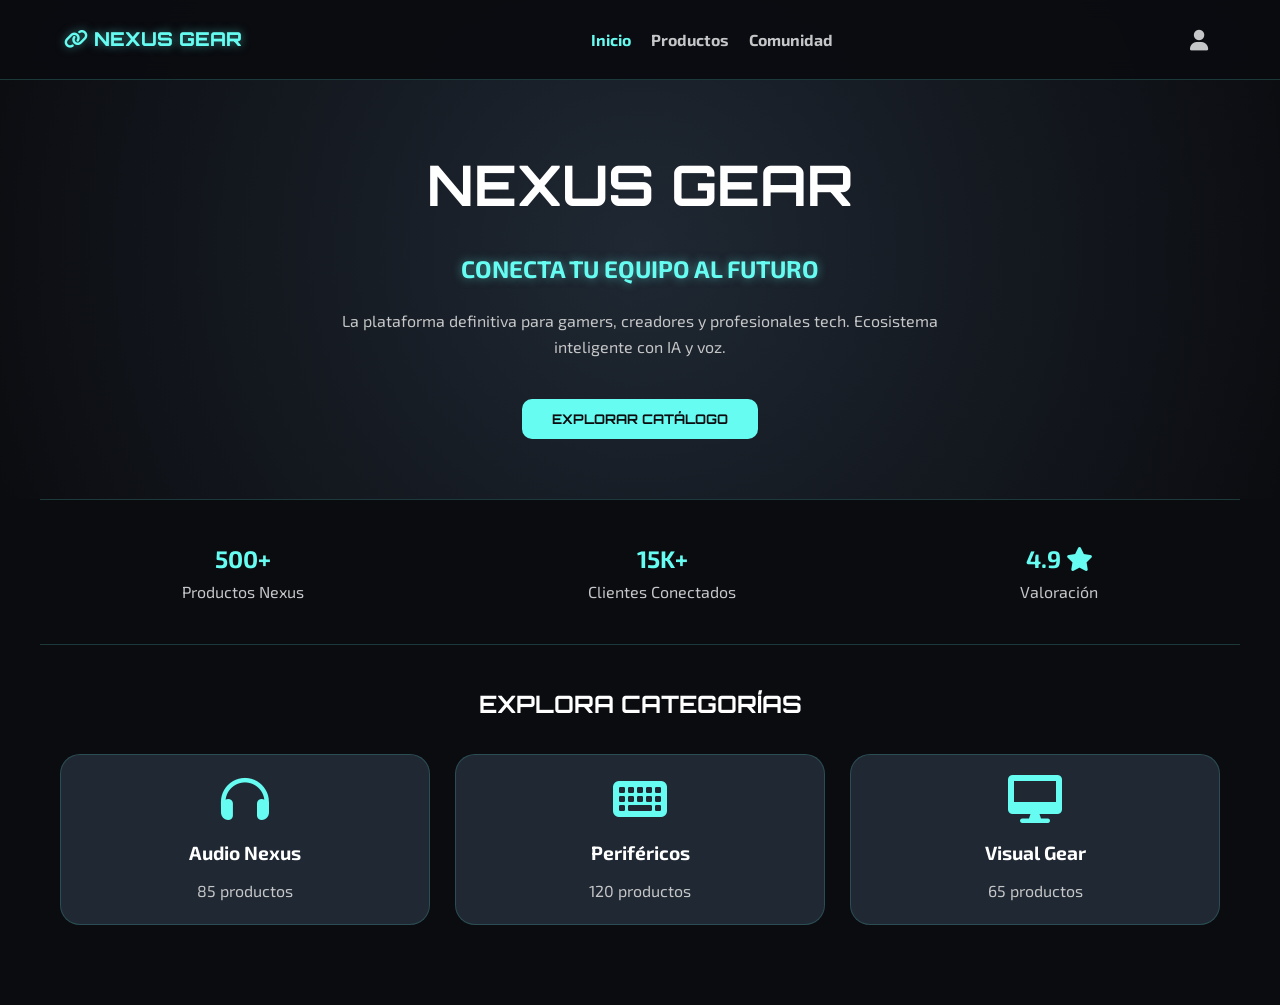
<file: index.html>
<!DOCTYPE html>
<html lang="es">
<head>
    <meta charset="UTF-8">
    <meta name="viewport" content="width=device-width, initial-scale=1.0">
    <title>Nexus Gear | Conecta tu Equipo al Futuro</title>
    <link rel="stylesheet" href="https://cdnjs.cloudflare.com/ajax/libs/font-awesome/6.0.0/css/all.min.css">
    <link href="https://fonts.googleapis.com/css2?family=Orbitron:wght@400;700&family=Exo+2:wght@300;600&display=swap" rel="stylesheet">
    <link rel="stylesheet" href="estilos.css">
</head>
<body>
    <header>
        <div class="logo">
            <span class="logo-text"><i class="fas fa-link"></i> NEXUS GEAR</span>
        </div>
        <nav style="display: flex; gap: 20px; font-weight: bold;">
            <a href="index.html" style="color: var(--primary); text-decoration: none;">Inicio</a>
            <a href="nexus.html" style="color: var(--text-main); text-decoration: none;">Productos</a>
            <a href="Perfil_De_Usuario.html" style="color: var(--text-main); text-decoration: none;">Comunidad</a>
        </nav>
        <nav class="user-controls">
            <div class="icon-btn" title="Perfil" onclick="window.location.href='Perfil_De_Usuario.html'">
                <i class="fas fa-user"></i>
            </div>
        </nav>
    </header>
    <main>
        <section class="hero">
            <h1>NEXUS GEAR</h1>
            <h2 class="gradient-text">CONECTA TU EQUIPO AL FUTURO</h2>
            <p style="max-width: 600px; margin: 20px auto; color: var(--text-main);">La plataforma definitiva para gamers, creadores y profesionales tech. Ecosistema inteligente con IA y voz.</p>
            <div style="margin-top: 30px; display: flex; gap: 15px; justify-content: center;">
                <button class="btn-buy" style="width: auto; padding: 12px 30px;" onclick="window.location.href='nexus.html'">EXPLORAR CATÁLOGO</button>
            </div>
        </section>
        <section class="container" style="display: flex; justify-content: space-around; text-align: center; padding: 40px 0; border-top: 1px solid var(--border-light); border-bottom: 1px solid var(--border-light);">
            <div><h2 style="color: var(--primary);">500+</h2><p>Productos Nexus</p></div>
            <div><h2 style="color: var(--primary);">15K+</h2><p>Clientes Conectados</p></div>
            <div><h2 style="color: var(--primary);">4.9 <i class="fas fa-star"></i></h2><p>Valoración</p></div>
        </section>
        <section class="container">
            <h2 style="text-align: center; margin-bottom: 30px; font-family: 'Orbitron', monospace; color: var(--text-title);">EXPLORA CATEGORÍAS</h2>
            <div class="products-grid">
                <div class="product-card" style="text-align: center; cursor: pointer;" onclick="window.location.href='nexus.html'">
                    <i class="fas fa-headphones" style="font-size: 3rem; color: var(--primary); margin-bottom: 15px;"></i>
                    <h3>Audio Nexus</h3><p>85 productos</p>
                </div>
                <div class="product-card" style="text-align: center; cursor: pointer;" onclick="window.location.href='nexus.html'">
                    <i class="fas fa-keyboard" style="font-size: 3rem; color: var(--primary); margin-bottom: 15px;"></i>
                    <h3>Periféricos</h3><p>120 productos</p>
                </div>
                <div class="product-card" style="text-align: center; cursor: pointer;" onclick="window.location.href='nexus.html'">
                    <i class="fas fa-desktop" style="font-size: 3rem; color: var(--primary); margin-bottom: 15px;"></i>
                    <h3>Visual Gear</h3><p>65 productos</p>
                </div>
            </div>
        </section>
    </main>
    <script src="script.js"></script>
</body>
</html>
</file>
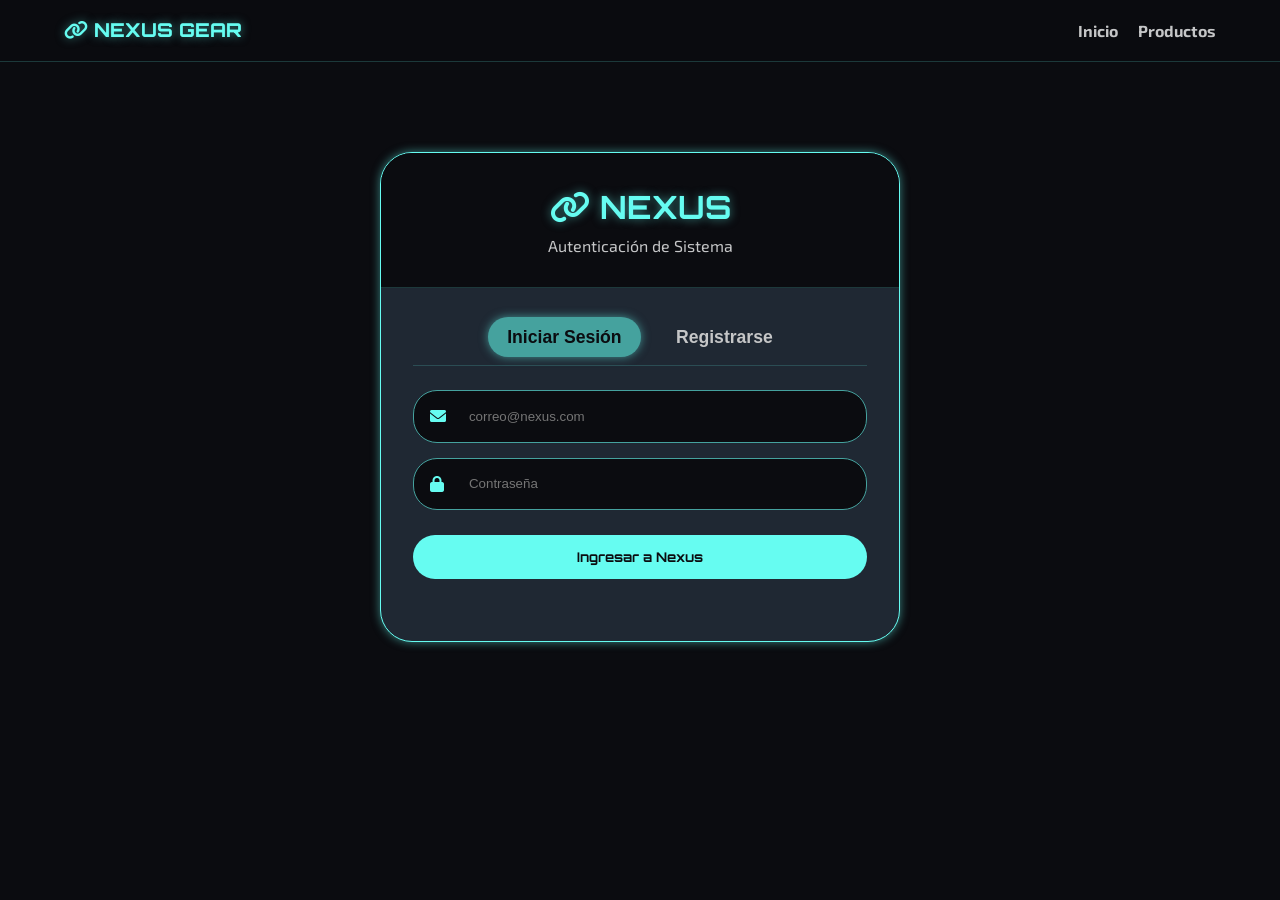
<file: Perfil_De_Usuario.html>
<!DOCTYPE html>
<html lang="es">
<head>
    <meta charset="UTF-8">
    <meta name="viewport" content="width=device-width, initial-scale=1.0">
    <title>Nexus | Autenticación + Perfil</title>
    <link href="https://fonts.googleapis.com/css2?family=Orbitron:wght@400;700&family=Exo+2:wght@300;600&display=swap" rel="stylesheet">
    <link rel="stylesheet" href="https://cdnjs.cloudflare.com/ajax/libs/font-awesome/6.0.0-beta3/css/all.min.css">
    <link rel="stylesheet" href="estilos.css">
    <style>
        .nexus-app { max-width: 1300px; margin: 100px auto; padding: 20px; font-family: 'Exo 2', sans-serif;}
        .gate-container { max-width: 520px; margin: 2rem auto; background: var(--bg-card); border-radius: 2rem; border: 1px solid var(--primary); box-shadow: var(--neon-glow); overflow: hidden; color: var(--text-main); }
        .nexus-header { background: var(--bg-main); padding: 1.8rem 2rem; text-align: center; border-bottom: 1px solid var(--border-light); }
        .nexus-header h1 { font-family: 'Orbitron', monospace; color: var(--primary); text-shadow: var(--neon-glow); }
        .auth-wrapper { padding: 1.8rem 2rem 2rem 2rem; }
        .tabs { display: flex; justify-content: center; gap: 1rem; margin-bottom: 1.5rem; border-bottom: 1px solid var(--border-light); padding-bottom: 0.5rem; }
        .tab-btn { background: transparent; border: none; font-size: 1.1rem; font-weight: 600; padding: 0.6rem 1.2rem; border-radius: 2rem; color: var(--text-main); cursor: pointer; transition: 0.3s; }
        .tab-btn.active { background: var(--secondary); color: var(--bg-main); box-shadow: var(--neon-glow); }
        .input-group { display: flex; align-items: center; background: var(--bg-main); border-radius: 1.5rem; border: 1px solid var(--secondary); padding: 0.2rem 1rem; margin-bottom: 15px;}
        .input-group i { color: var(--primary); width: 28px; }
        .input-group input { background: transparent; border: none; padding: 0.9rem 0.8rem; width: 100%; color: var(--text-title); outline: none; }
        .auth-btn { background: var(--primary); border: none; padding: 0.9rem; border-radius: 2rem; font-weight: 700; color: var(--bg-main); cursor: pointer; width: 100%; font-family: 'Orbitron', monospace; margin-top: 10px; transition: 0.3s;}
        .auth-btn:hover { background: #fff; box-shadow: var(--neon-glow); }
        .profile-header, .info-card { background: var(--bg-card); border: 1px solid var(--border-light); border-radius: 14px; padding: 1.5rem; margin-bottom: 1.5rem; }
        .nexus-marketplace { width: 100%; }
        .btn-secondary { background: transparent; border: 1px solid var(--secondary); color: var(--primary); padding: 0.5rem 1rem; border-radius: 20px; cursor: pointer; transition: 0.3s;}
        .btn-secondary:hover { background: var(--secondary); color: var(--bg-main); }
        .error-msg { color: #ff4757; text-align: center; font-size: 0.9rem; margin-top: 10px; min-height: 20px;}
        .success-msg { color: #2ed573; text-align: center; font-size: 0.9rem; margin-top: 10px; min-height: 20px;}
    </style>
</head>
<body>
    <header>
        <div class="logo">
            <a href="nexus.html" style="text-decoration: none;"><span class="logo-text"><i class="fas fa-link"></i> NEXUS GEAR</span></a>
        </div>
        <nav style="display: flex; gap: 20px; font-weight: bold; margin-left: 20px;">
            <a href="index.html" style="color: var(--text-main); text-decoration: none;">Inicio</a>
            <a href="nexus.html" style="color: var(--text-main); text-decoration: none;">Productos</a>
        </nav>
    </header>

    <div class="nexus-app">
        <div id="dynamicRoot"></div>
    </div>

    <script>
        (function () {
            const SESSION_KEY = "nexus_current_user";
            const TOKEN_KEY = "nexusToken";
            const USERS_DB_KEY = "nexus_users_db"; // Base de datos simulada de usuarios
            let currentTab = 'login'; // Estado de la pestaña

            // Inicializar un usuario administrador por defecto
            if(!localStorage.getItem(USERS_DB_KEY)) {
                localStorage.setItem(USERS_DB_KEY, JSON.stringify([
                    { email: 'admin@nexus.com', password: '123', nombre_completo: 'Admin Nexus', nivel: 'elite' }
                ]));
            }

            function getCurrentUser() {
                const raw = localStorage.getItem(SESSION_KEY);
                return raw ? JSON.parse(raw) : null;
            }

            // Exponer función para renderizar (para que los botones funcionen)
            window.switchTab = function(tab) {
                currentTab = tab;
                renderGate();
            }

            function renderGate() {
                const isLogin = currentTab === 'login';
                
                const html = `
                <div class="gate-container">
                    <div class="nexus-header"><h1><i class="fas fa-link"></i> NEXUS</h1><p>Autenticación de Sistema</p></div>
                    <div class="auth-wrapper">
                        <div class="tabs">
                            <button class="tab-btn ${isLogin ? 'active' : ''}" onclick="switchTab('login')">Iniciar Sesión</button>
                            <button class="tab-btn ${!isLogin ? 'active' : ''}" onclick="switchTab('register')">Registrarse</button>
                        </div>
                        
                        ${isLogin ? `
                        <form id="loginFormGate" class="auth-form">
                            <div class="input-group"><i class="fas fa-envelope"></i><input type="email" id="loginEmail" placeholder="correo@nexus.com" required></div>
                            <div class="input-group"><i class="fas fa-lock"></i><input type="password" id="loginPassword" placeholder="Contraseña" required></div>
                            <button type="submit" class="auth-btn">Ingresar a Nexus</button>
                            <div id="authMessage" class="error-msg"></div>
                        </form>
                        ` : `
                        <form id="registerFormGate" class="auth-form">
                            <div class="input-group"><i class="fas fa-user"></i><input type="text" id="regName" placeholder="Nombre completo" required></div>
                            <div class="input-group"><i class="fas fa-envelope"></i><input type="email" id="regEmail" placeholder="correo@nexus.com" required></div>
                            <div class="input-group"><i class="fas fa-lock"></i><input type="password" id="regPassword" placeholder="Contraseña" required></div>
                            <button type="submit" class="auth-btn">Crear Cuenta</button>
                            <div id="authMessage" class="error-msg"></div>
                        </form>
                        `}
                    </div>
                </div>`;
                
                document.getElementById("dynamicRoot").innerHTML = html;

                if(isLogin) {
                    document.getElementById("loginFormGate").addEventListener("submit", (e) => {
                        e.preventDefault();
                        const email = document.getElementById("loginEmail").value.trim();
                        const pass = document.getElementById("loginPassword").value;
                        const msgBox = document.getElementById("authMessage");

                        let users = JSON.parse(localStorage.getItem(USERS_DB_KEY));
                        let foundUser = users.find(u => u.email === email && u.password === pass);

                        if(foundUser) {
                            msgBox.className = "success-msg";
                            msgBox.innerText = "¡Autenticación exitosa!";
                            localStorage.setItem(SESSION_KEY, JSON.stringify(foundUser));
                            localStorage.setItem(TOKEN_KEY, "simulated-token-xyz");
                            setTimeout(renderFullApp, 800);
                        } else {
                            msgBox.className = "error-msg";
                            msgBox.innerText = "Correo o contraseña incorrectos.";
                        }
                    });
                } else {
                    document.getElementById("registerFormGate").addEventListener("submit", (e) => {
                        e.preventDefault();
                        const name = document.getElementById("regName").value.trim();
                        const email = document.getElementById("regEmail").value.trim();
                        const pass = document.getElementById("regPassword").value;
                        const msgBox = document.getElementById("authMessage");

                        let users = JSON.parse(localStorage.getItem(USERS_DB_KEY));
                        if(users.find(u => u.email === email)) {
                            msgBox.className = "error-msg";
                            msgBox.innerText = "Este correo ya está registrado.";
                            return;
                        }

                        // Crear nuevo usuario
                        users.push({ email: email, password: pass, nombre_completo: name, nivel: 'starter' });
                        localStorage.setItem(USERS_DB_KEY, JSON.stringify(users));
                        
                        msgBox.className = "success-msg";
                        msgBox.innerText = "¡Cuenta creada! Inicia sesión ahora.";
                        setTimeout(() => switchTab('login'), 1500);
                    });
                }
            }

            function renderMarketplaceProfile(user) {
                const html = `
                <div class="nexus-marketplace">
                    <div class="profile-header" style="display:flex; justify-content:space-between; align-items:center;">
                        <h2 style="color: var(--primary); font-family: 'Orbitron', monospace;">PANEL DE CONTROL</h2>
                        <button class="btn-secondary" id="logoutBtn">Cerrar Sesión</button>
                    </div>
                    <div style="display:flex; gap: 20px; flex-wrap: wrap;">
                        <div class="info-card" style="flex:1; min-width: 250px;">
                            <h3 style="color: var(--text-title);"><i class="fas fa-user-circle"></i> ${user.nombre_completo}</h3>
                            <p>Email: ${user.email}</p>
                            <p style="margin-top:10px; color: var(--primary);">Nivel: ${user.nivel.toUpperCase()}</p>
                        </div>
                        <div class="info-card" style="flex:2; min-width: 300px;">
                            <h3 style="color: var(--text-title); margin-bottom: 15px;"><i class="fas fa-history"></i> Historial de Nexus</h3>
                            <p>No hay pedidos recientes en este dispositivo.</p>
                            <button class="auth-btn" style="width: auto; padding: 10px 20px; margin-top: 15px;" onclick="window.location.href='nexus.html'">Ir de compras</button>
                        </div>
                    </div>
                </div>`;
                document.getElementById("dynamicRoot").innerHTML = html;
                document.getElementById("logoutBtn").addEventListener("click", () => {
                    localStorage.removeItem(SESSION_KEY);
                    localStorage.removeItem(TOKEN_KEY);
                    renderFullApp();
                });
            }

            function renderFullApp() {
                const currentUser = getCurrentUser();
                if (currentUser) renderMarketplaceProfile(currentUser);
                else renderGate();
            }

            renderFullApp();
        })();
    </script>
</body>
</html>
</file>
<file: estilos.css>
:root {
    --bg-main: #0B0C10; 
    --bg-card: #1F2833; 
    --primary: #66FCF1; 
    --secondary: #45A29E; 
    --text-main: #C5C6C7; 
    --text-title: #FFFFFF; 
    --border-light: rgba(69, 162, 158, 0.3);
    --neon-glow: 0 0 10px rgba(102, 252, 241, 0.5);
}

* { box-sizing: border-box; margin: 0; padding: 0; }
body { background-color: var(--bg-main); color: var(--text-main); font-family: 'Exo 2', sans-serif; line-height: 1.6; }

#loading { position: fixed; inset: 0; background: var(--bg-main); display: flex; flex-direction: column; align-items: center; justify-content: center; z-index: 9999; }
.loader-bar { width: 250px; height: 4px; background: var(--bg-card); border-radius: 10px; margin-top: 20px; overflow: hidden; }
.loader-progress { width: 0%; height: 100%; background: var(--primary); transition: width 0.4s ease; box-shadow: var(--neon-glow); }

header { background: rgba(11, 12, 16, 0.95); backdrop-filter: blur(10px); position: fixed; top: 0; width: 100%; z-index: 1000; padding: 15px 5%; border-bottom: 1px solid var(--border-light); display: flex; justify-content: space-between; align-items: center; }
.logo-text { font-family: 'Orbitron', monospace; font-weight: 800; font-size: 1.2rem; color: var(--primary); text-shadow: var(--neon-glow); }
.user-controls { display: flex; gap: 20px; align-items: center; }
.icon-btn { position: relative; cursor: pointer; font-size: 1.3rem; transition: transform 0.2s ease; padding: 8px; color: var(--text-main); }
.icon-btn:hover { transform: scale(1.1); color: var(--primary); }
.badge { position: absolute; top: -5px; right: -5px; background: var(--primary); color: var(--bg-main); border-radius: 50%; padding: 2px 6px; font-size: 11px; font-weight: bold; min-width: 18px; text-align: center; }

.hero { padding: 140px 5% 60px; text-align: center; background: radial-gradient(circle at center, var(--bg-card) 0%, var(--bg-main) 100%); }
.hero h1 { font-family: 'Orbitron', monospace; font-size: clamp(1.8rem, 5vw, 3.5rem); margin-bottom: 20px; color: var(--text-title); }
.gradient-text { color: var(--primary); text-shadow: var(--neon-glow); }

.container { max-width: 1200px; margin: 0 auto; padding: 40px 20px; }
.search-bar input { width: 100%; padding: 15px 20px; background: var(--bg-card); color: var(--text-title); border: 2px solid var(--border-light); border-radius: 30px; font-size: 1rem; transition: all 0.3s ease; font-family: 'Exo 2', sans-serif; }
.search-bar input:focus { outline: none; border-color: var(--primary); box-shadow: var(--neon-glow); }

.filters { display: flex; gap: 10px; flex-wrap: wrap; margin-bottom: 20px; }
.filter-btn { background: transparent; border: 1px solid var(--secondary); color: var(--text-main); padding: 8px 18px; border-radius: 20px; cursor: pointer; margin: 5px; transition: all 0.3s ease; font-weight: 600; }
.filter-btn:hover { border-color: var(--primary); color: var(--primary); box-shadow: var(--neon-glow); transform: translateY(-2px); }
.filter-btn.active { background: var(--secondary); color: var(--bg-main); border-color: var(--primary); box-shadow: var(--neon-glow); }

.price-filter { background: var(--bg-card); border-radius: 15px; padding: 20px; border: 1px solid var(--border-light); }
.price-filter h4 { margin-bottom: 15px; color: var(--text-title); }
.price-filter input[type="range"] { flex: 1; min-width: 150px; height: 4px; border-radius: 5px; background: var(--bg-main); outline: none; }
.price-filter input[type="range"]::-webkit-slider-thumb { -webkit-appearance: none; width: 15px; height: 15px; border-radius: 50%; background: var(--primary); cursor: pointer; box-shadow: var(--neon-glow); }

.products-grid { display: grid; grid-template-columns: repeat(auto-fill, minmax(280px, 1fr)); gap: 25px; margin-bottom: 40px; }
.product-card { background: var(--bg-card); border: 1px solid var(--border-light); border-radius: 20px; padding: 20px; transition: all 0.3s ease; position: relative; overflow: hidden; }
.product-card:hover { transform: translateY(-5px); box-shadow: var(--neon-glow); border-color: var(--primary); }
.product-img { height: 180px; background: var(--bg-main); border-radius: 15px; display: flex; align-items: center; justify-content: center; font-size: 3rem; color: var(--secondary); margin-bottom: 15px; position: relative; cursor: pointer; border: 1px solid rgba(255,255,255,0.05); }
.product-card h3 { font-size: 1.2rem; margin-bottom: 10px; color: var(--text-title); }
.gallery-overlay { position: absolute; top: 0; left: 0; width: 100%; height: 100%; background: rgba(11, 12, 16, 0.8); display: flex; align-items: center; justify-content: center; opacity: 0; transition: opacity 0.3s; border-radius: 15px; color: var(--primary); gap: 8px; font-weight: bold; }
.product-img:hover .gallery-overlay { opacity: 1; }

.btn-buy { width: 100%; padding: 12px; border: none; border-radius: 10px; background: var(--primary); color: var(--bg-main); font-weight: bold; font-family: 'Orbitron', monospace; cursor: pointer; transition: all 0.3s ease; margin-top: 10px; }
.btn-buy:hover { background: #fff; box-shadow: var(--neon-glow); transform: translateY(-2px); }
.btn-gallery { background: var(--bg-main); color: var(--primary); border: 1px solid var(--secondary); border-radius: 10px; padding: 12px; cursor: pointer; transition: all 0.3s ease; font-size: 1.1rem; }
.btn-gallery:hover { background: var(--primary); color: var(--bg-main); }

.modal { display: none; position: fixed; inset: 0; background: rgba(11, 12, 16, 0.85); backdrop-filter: blur(5px); z-index: 2000; align-items: center; justify-content: center; opacity: 0; transition: opacity 0.3s ease; }
.modal.active { display: flex; opacity: 1; }
.modal-content { background: var(--bg-card); padding: 30px; border-radius: 20px; width: 90%; max-width: 500px; border: 1px solid var(--primary); box-shadow: var(--neon-glow); color: var(--text-main); }
.modal-header { display: flex; justify-content: space-between; align-items: center; margin-bottom: 20px; padding-bottom: 15px; border-bottom: 1px solid var(--border-light); }
.close-btn { background: none; border: none; font-size: 28px; cursor: pointer; color: var(--text-main); transition: color 0.3s ease; }
.close-btn:hover { color: var(--primary); }
.cart-item { display: flex; justify-content: space-between; align-items: center; padding: 12px 0; border-bottom: 1px solid rgba(255,255,255,0.05); }

#paginacion { margin-top: 40px; text-align: center; }
#paginacion button { padding: 8px 15px; margin: 0 5px; border: 1px solid var(--secondary); background: var(--bg-card); color: var(--text-main); border-radius: 8px; cursor: pointer; transition: all 0.3s ease; }
#paginacion button:hover { background: var(--secondary); color: var(--bg-main); border-color: var(--primary); box-shadow: var(--neon-glow); }

footer { background: var(--bg-card); color: var(--text-main); padding: 3rem 0 2rem; margin-top: 4rem; border-top: 1px solid var(--border-light); }
.footer-content { max-width: 1200px; margin: 0 auto; display: grid; grid-template-columns: repeat(auto-fit, minmax(250px, 1fr)); gap: 2rem; padding: 0 20px; }
.footer-section h3 { font-family: 'Orbitron', monospace; margin-bottom: 1rem; color: var(--text-title); }
.footer-section h3 span { color: var(--primary); text-shadow: var(--neon-glow); }
.footer-section ul { list-style: none; padding: 0; }
.footer-section ul li a { color: var(--text-main); text-decoration: none; transition: color 0.3s; }
.footer-section ul li a:hover { color: var(--primary); }
.social-links a { display: inline-flex; width: 40px; height: 40px; background: var(--bg-main); color: var(--primary); text-align: center; align-items: center; justify-content: center; border-radius: 50%; text-decoration: none; transition: all 0.3s; border: 1px solid var(--secondary); }
.social-links a:hover { background: var(--primary); color: var(--bg-main); box-shadow: var(--neon-glow); transform: translateY(-3px); }
.footer-bottom { text-align: center; margin-top: 3rem; padding-top: 1.5rem; border-top: 1px solid rgba(255,255,255,0.05); font-size: 0.9rem; color: var(--secondary); }

/* GALERÍA MODAL */
.gallery-modal-content { max-width: 800px !important; background: var(--bg-card); border: 1px solid var(--primary); }
.gallery-main { position: relative; width: 100%; aspect-ratio: 1 / 1; background: var(--bg-main); border-radius: 16px; overflow: hidden; display: flex; align-items: center; justify-content: center; border: 1px solid var(--border-light); }
.gallery-main img { width: 100%; height: 100%; object-fit: contain; transition: transform 0.3s ease; }
.gallery-nav { position: absolute; top: 50%; transform: translateY(-50%); background: rgba(11,12,16,0.8); color: var(--primary); border: 1px solid var(--primary); width: 40px; height: 40px; border-radius: 50%; cursor: pointer; font-size: 20px; transition: all 0.2s; z-index: 10; }
.gallery-nav:hover { background: var(--primary); color: var(--bg-main); box-shadow: var(--neon-glow); }
.gallery-nav.prev { left: 10px; } .gallery-nav.next { right: 10px; }
.gallery-thumbnails { display: flex; gap: 10px; overflow-x: auto; padding: 10px 0; scrollbar-width: thin; }
.gallery-thumbnails img { width: 70px; height: 70px; object-fit: cover; border-radius: 10px; cursor: pointer; border: 2px solid transparent; transition: all 0.2s; flex-shrink: 0; }
.gallery-thumbnails img:hover { transform: scale(1.05); }
.gallery-thumbnails img.active-gallery-thumb { border-color: var(--primary); box-shadow: var(--neon-glow); }
.gallery-voice-btn { background: var(--bg-card); color: var(--primary); border: 1px solid var(--primary); padding: 12px; border-radius: 30px; cursor: pointer; font-weight: bold; margin-top: 10px; transition: all 0.3s; }
.gallery-voice-btn:hover { background: var(--primary); color: var(--bg-main); box-shadow: var(--neon-glow); }

@media (max-width: 768px) {
    header { padding: 10px 3%; }
    .hero { padding-top: 100px; }
    .products-grid { grid-template-columns: repeat(auto-fill, minmax(240px, 1fr)); gap: 15px; }
    .filters { overflow-x: auto; flex-wrap: nowrap; padding-bottom: 10px; }
}

/* =======================================================
   REGLAS RESPONSIVE (Móviles y Tablets) 
======================================================= */
@media (max-width: 900px) {
    /* Ajustes generales */
    .hero { padding-top: 120px; }
    .hero h1 { font-size: 2.2rem; }
    .container { padding: 20px; }
    
    /* El header colapsa elegantemente */
    header { flex-direction: column; padding: 10px; gap: 10px; }
    header nav { margin-left: 0 !important; width: 100%; justify-content: center; }
    .user-controls { justify-content: center; width: 100%; margin-top: 5px; }

    /* Filtros tipo scroll horizontal */
    .filters-wrapper { display: flex; flex-direction: column; }
    .filters { overflow-x: auto; flex-wrap: nowrap; padding-bottom: 10px; justify-content: flex-start; scrollbar-width: thin; }
    .filter-btn { flex-shrink: 0; }
    
    /* Grid a 2 o 1 columna dependiendo del ancho */
    .products-grid { grid-template-columns: repeat(auto-fill, minmax(200px, 1fr)); gap: 15px; }
}

@media (max-width: 500px) {
    /* Teléfonos pequeños */
    .hero h1 { font-size: 1.8rem; }
    .products-grid { grid-template-columns: 1fr; } /* 1 sola columna en celular */
    .modal-content { width: 95%; padding: 20px; }
    .footer-content { grid-template-columns: 1fr; text-align: center; }
    .social-links { justify-content: center; }
}
</file>
